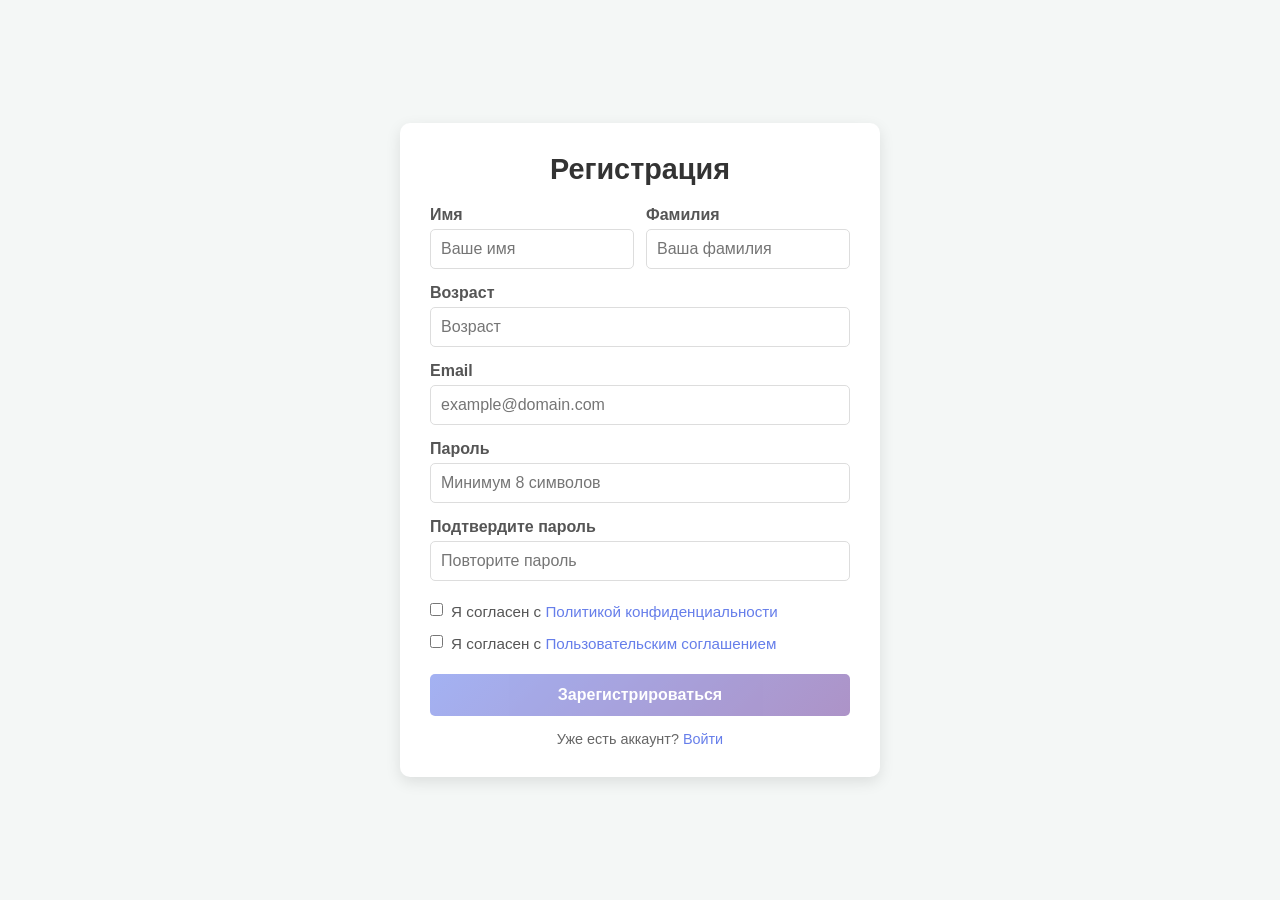
<file: src/templates/register.html>
<!DOCTYPE html>
<html lang="ru">
<head>
    <meta charset="UTF-8">
    <meta name="viewport" content="width=device-width, initial-scale=1.0">
    <title>Регистрация</title>
    <style>
        * {
            box-sizing: border-box;
            margin: 0;
            padding: 0;
            font-family: -apple-system, BlinkMacSystemFont, "Segoe UI", Roboto, Helvetica, Arial, sans-serif;
        }
        body {
            background: #f4f7f6;
            display: flex;
            justify-content: center;
            align-items: center;
            min-height: 100vh;
            padding: 20px;
        }
        .register-container {
            background: white;
            padding: 30px;
            border-radius: 10px;
            box-shadow: 0 5px 15px rgba(0, 0, 0, 0.1);
            width: 100%;
            max-width: 480px;
        }
        .register-title {
            text-align: center;
            margin-bottom: 20px;
            color: #333;
            font-size: 1.8em;
        }
        .field-row {
            display: grid;
            grid-template-columns: 1fr 1fr;
            gap: 12px;
        }
        .form-group {
            margin-bottom: 15px;
        }
        .form-group label {
            display: block;
            margin-bottom: 5px;
            color: #555;
            font-weight: 600;
        }
        .form-group input {
            width: 100%;
            padding: 10px;
            border: 1px solid #ddd;
            border-radius: 5px;
            font-size: 1em;
        }
        .form-group input:focus {
            border-color: #667eea;
            outline: none;
        }
        .checkbox-group {
            margin: 20px 0;
            display: flex;
            flex-direction: column;
            gap: 10px;
        }
        .checkbox-item {
            display: flex;
            align-items: flex-start;
            gap: 8px;
            color: #555;
            font-size: 0.95em;
            line-height: 1.4;
        }
        .checkbox-item input {
            width: auto;
            margin-top: 2px;
        }
        .checkbox-item a {
            color: #667eea;
            text-decoration: none;
        }
        .checkbox-item a:hover {
            text-decoration: underline;
        }
        .error-message {
            color: #dc3545;
            font-size: 0.85em;
            margin-top: 5px;
            display: none;
        }
        .error-message.visible { display: block; }
        .submit-btn {
            width: 100%;
            padding: 12px;
            background: linear-gradient(135deg, #667eea 0%, #764ba2 100%);
            color: white;
            border: none;
            border-radius: 5px;
            font-size: 1em;
            cursor: pointer;
            font-weight: bold;
            transition: opacity 0.2s;
        }
        .submit-btn:disabled {
            opacity: 0.6;
            cursor: not-allowed;
        }
        .submit-btn:not(:disabled):hover {
            opacity: 0.9;
        }
        .login-link {
            text-align: center;
            margin-top: 15px;
            font-size: 0.9em;
            color: #666;
        }
        .login-link a {
            color: #667eea;
            text-decoration: none;
        }
        .login-link a:hover {
            text-decoration: underline;
        }
        @media (max-width: 480px) {
            .field-row {
                grid-template-columns: 1fr;
            }
        }
    </style>
</head>
<body>
    <div class="register-container">
        <h2 class="register-title">Регистрация</h2>
        <form id="registerForm" method="POST">
            <div class="field-row">
                <div class="form-group">
                    <label for="first_name">Имя</label>
                    <input type="text" id="first_name" name="first_name" required placeholder="Ваше имя">
                </div>
                <div class="form-group">
                    <label for="last_name">Фамилия</label>
                    <input type="text" id="last_name" name="last_name" required placeholder="Ваша фамилия">
                </div>
            </div>

            <div class="form-group">
                <label for="age">Возраст</label>
                <input type="number" id="age" name="age" min="0" required placeholder="Возраст">
            </div>

            <div class="form-group">
                <label for="email">Email</label>
                <input type="email" id="email" name="email" required placeholder="example@domain.com">
                <div class="error-message" id="emailError">Введите корректный email</div>
            </div>
            <div class="form-group">
                <label for="password">Пароль</label>
                <input type="password" id="password" name="password" required placeholder="Минимум 8 символов">
                <div class="error-message" id="passwordError">Пароль должен содержать не менее 8 символов</div>
            </div>
            <div class="form-group">
                <label for="confirm_password">Подтвердите пароль</label>
                <input type="password" id="confirm_password" name="confirm_password" required placeholder="Повторите пароль">
                <div class="error-message" id="confirmError">Пароли не совпадают</div>
            </div>

            <div class="checkbox-group">
                <label class="checkbox-item">
                    <input type="checkbox" id="privacyConsent" name="privacyConsent">
                    <span>Я согласен с <a href="/privacy" target="_blank" rel="noopener noreferrer">Политикой конфиденциальности</a></span>
                </label>
                <label class="checkbox-item">
                    <input type="checkbox" id="termsConsent" name="termsConsent">
                    <span>Я согласен с <a href="/terms" target="_blank" rel="noopener noreferrer">Пользовательским соглашением</a></span>
                </label>
            </div>
            <div class="error-message" id="agreementError">Необходимо принять Политику конфиденциальности и Пользовательское соглашение</div>

            <div class="error-message" id="registerMessage" role="alert" aria-live="polite"></div>

            <button type="submit" class="submit-btn" id="submitBtn" disabled>Зарегистрироваться</button>
        </form>
        <div class="login-link">
            Уже есть аккаунт? <a href="/login">Войти</a>
        </div>
    </div>

    <script>
        document.addEventListener('DOMContentLoaded', function () {
            const form = document.getElementById('registerForm');
            const submitBtn = document.getElementById('submitBtn');
            const privacyCheckbox = document.getElementById('privacyConsent');
            const termsCheckbox = document.getElementById('termsConsent');

            function updateSubmitButtonState() {
                const isReady = privacyCheckbox.checked && termsCheckbox.checked;
                submitBtn.disabled = !isReady;
                submitBtn.style.opacity = isReady ? '1' : '0.6';
                submitBtn.style.cursor = isReady ? 'pointer' : 'not-allowed';
            }

            privacyCheckbox.addEventListener('change', updateSubmitButtonState);
            termsCheckbox.addEventListener('change', updateSubmitButtonState);
            updateSubmitButtonState();

            form.addEventListener('submit', async function (event) {
                event.preventDefault();

                const fields = {
                    first_name: document.getElementById('first_name').value.trim(),
                    last_name: document.getElementById('last_name').value.trim(),
                    age: document.getElementById('age').value.trim(),
                    email: document.getElementById('email').value.trim(),
                    password: document.getElementById('password').value,
                    confirm_password: document.getElementById('confirm_password').value,
                    privacyConsent: privacyCheckbox.checked,
                    termsConsent: termsCheckbox.checked
                };

                const emailError = document.getElementById('emailError');
                const passwordError = document.getElementById('passwordError');
                const confirmError = document.getElementById('confirmError');
                const agreementError = document.getElementById('agreementError');
                const registerMessage = document.getElementById('registerMessage');

                emailError.style.display = 'none';
                passwordError.style.display = 'none';
                confirmError.style.display = 'none';
                agreementError.style.display = 'none';
                registerMessage.classList.remove('visible');
                registerMessage.textContent = '';

                let isValid = true;

                const emailRegex = /^[^\s@]+@[^\s@]+\.[^\s@]+$/;
                if (!fields.email || !emailRegex.test(fields.email)) {
                    emailError.style.display = 'block';
                    isValid = false;
                }

                if (!fields.password || fields.password.length < 8) {
                    passwordError.style.display = 'block';
                    isValid = false;
                }

                if (!fields.confirm_password || fields.password !== fields.confirm_password) {
                    confirmError.style.display = 'block';
                    isValid = false;
                }

                if (!fields.privacyConsent || !fields.termsConsent) {
                    agreementError.style.display = 'block';
                    isValid = false;
                }

                if (!isValid) {
                    return;
                }

                try {
                    const response = await fetch('/register', {
                        method: 'POST',
                        headers: {
                            'Content-Type': 'application/json',
                            'Accept': 'application/json'
                        },
                        body: JSON.stringify({
                            first_name: fields.first_name,
                            last_name: fields.last_name,
                            age: fields.age ? Number(fields.age) : 0,
                            email: fields.email,
                            password: fields.password,
                            confirm_password: fields.confirm_password,
                            privacyConsent: fields.privacyConsent,
                            termsConsent: fields.termsConsent
                        })
                    });

                    if (response.redirected) {
                        window.location.assign(response.url);
                        return;
                    }

                    const result = await response.json().catch((error) => {
                        throw new Error('Сервер вернул некорректный ответ. Попробуйте позже.');
                    });

                    if (!response.ok || !result.success) {
                        throw new Error(result.message || 'Ошибка при регистрации');
                    }

                    window.location.href = '/?registration=success';
                } catch (error) {
                    const details = error instanceof Error ? error.message : '';
                    registerMessage.textContent = details || 'Не удалось завершить регистрацию. Попробуйте ещё раз.';
                    registerMessage.classList.add('visible');
                }
            });
        });
    </script>
</body>
</html>
</file>
